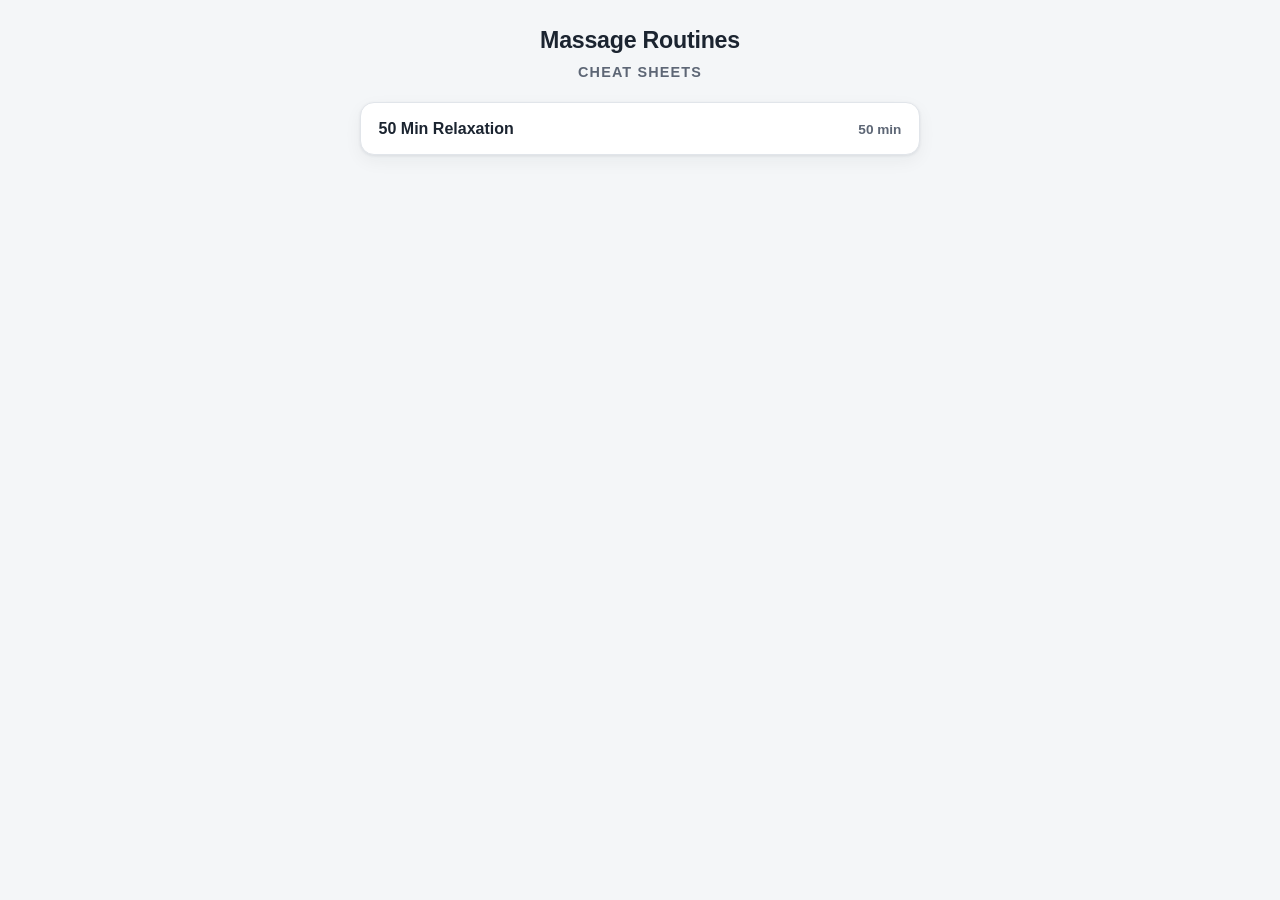
<file: massage/index.html>
<!DOCTYPE html>
<html lang="en">
<head>
  <meta charset="utf-8" />
  <meta name="viewport" content="width=device-width, initial-scale=1" />
  <meta name="theme-color" content="#2f6fbf" />
  <title>Massage Routines</title>
  <link rel="stylesheet" href="routine.css" />
  <style>
    .routine-list { list-style: none; padding: 0; margin: 0; display: grid; gap: 0.75rem; max-width: 560px; margin-inline: auto; }
    .routine-list a {
      display: flex; align-items: baseline; justify-content: space-between; gap: 0.5rem;
      background: var(--surface); border: 1px solid var(--line); border-radius: var(--radius);
      box-shadow: var(--shadow); padding: 0.9rem 1.1rem; text-decoration: none; color: var(--ink);
    }
    .routine-list a:hover { border-color: var(--accent); }
    .routine-list .name { font-weight: 700; }
    .routine-list .meta { color: var(--ink-soft); font-size: 0.85rem; font-weight: 600; }
  </style>
</head>
<body>
  <div class="wrap">
    <header class="masthead">
      <h1>Massage Routines</h1>
      <p class="subtitle">Cheat sheets</p>
    </header>
    <ul class="routine-list">
      <li>
        <a href="50minrelaxation.html">
          <span class="name">50 Min Relaxation</span>
          <span class="meta">50 min</span>
        </a>
      </li>
    </ul>
  </div>
</body>
</html>
</file>
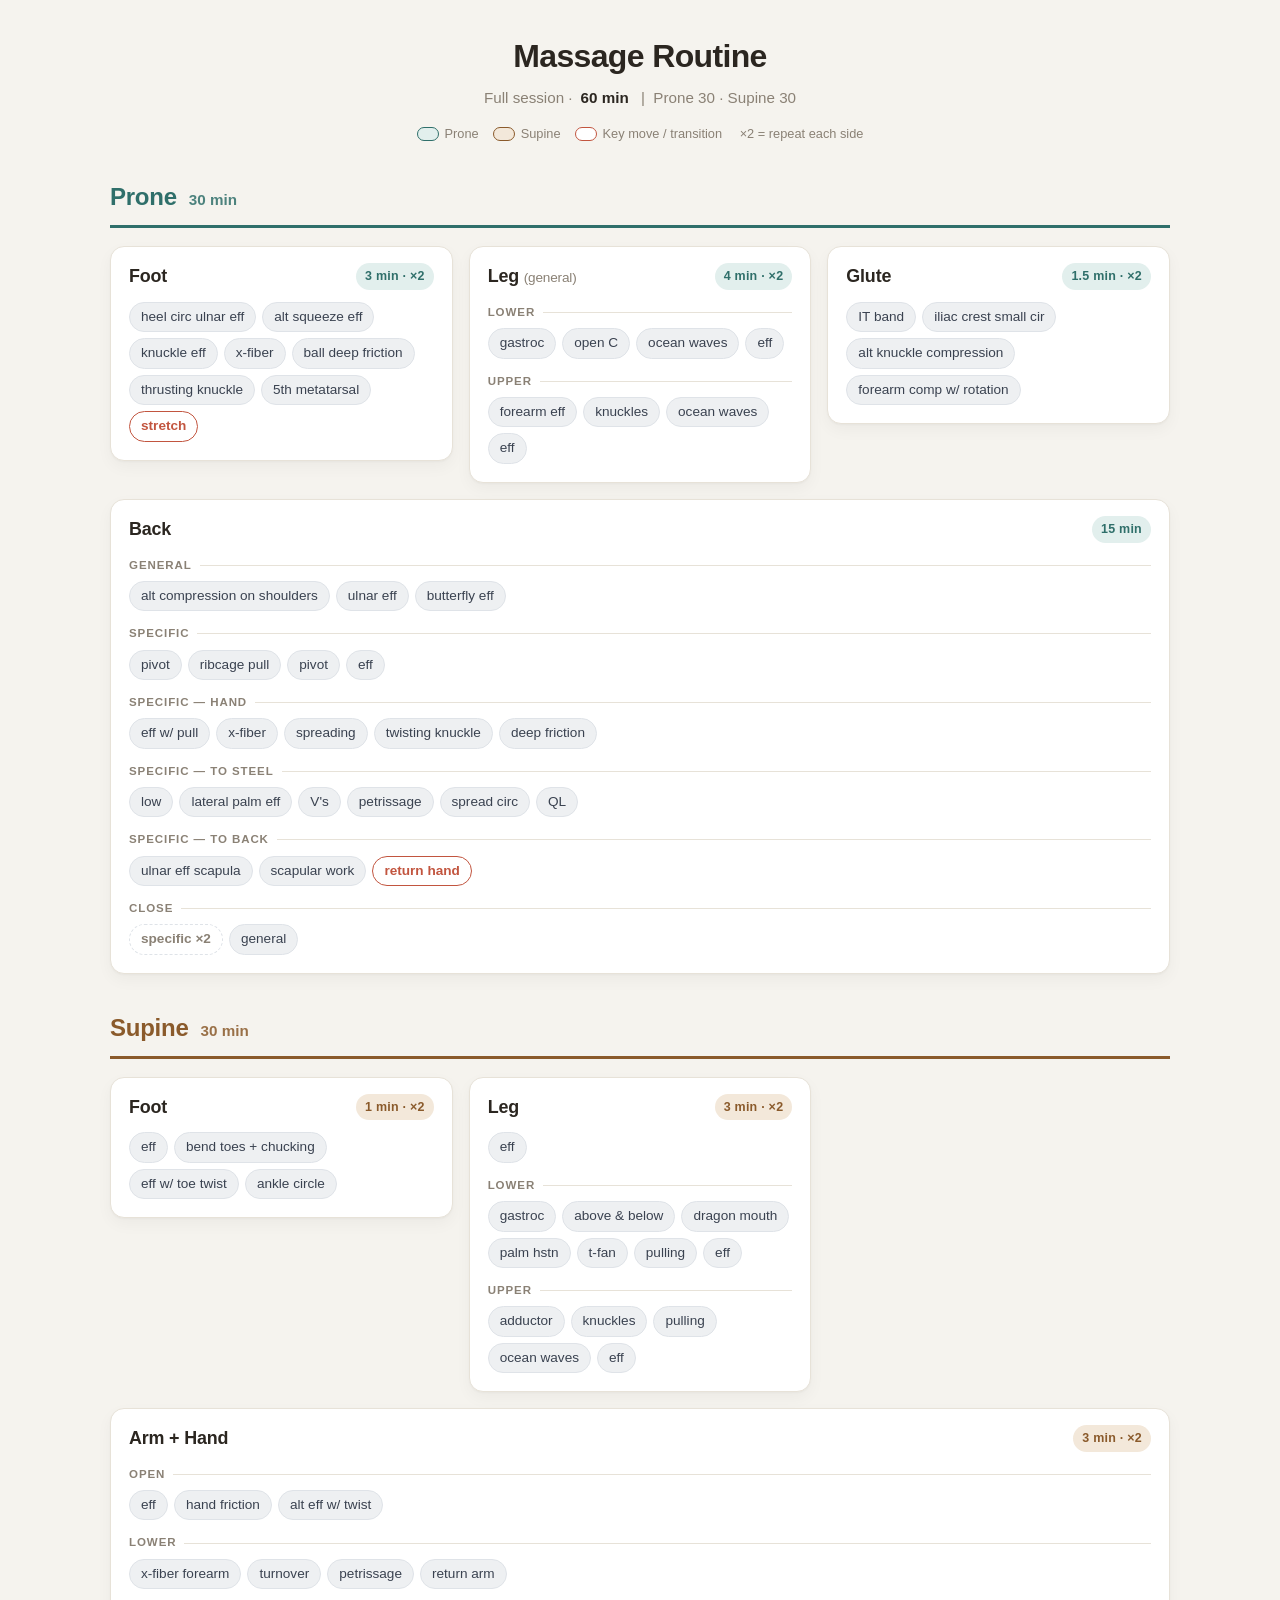
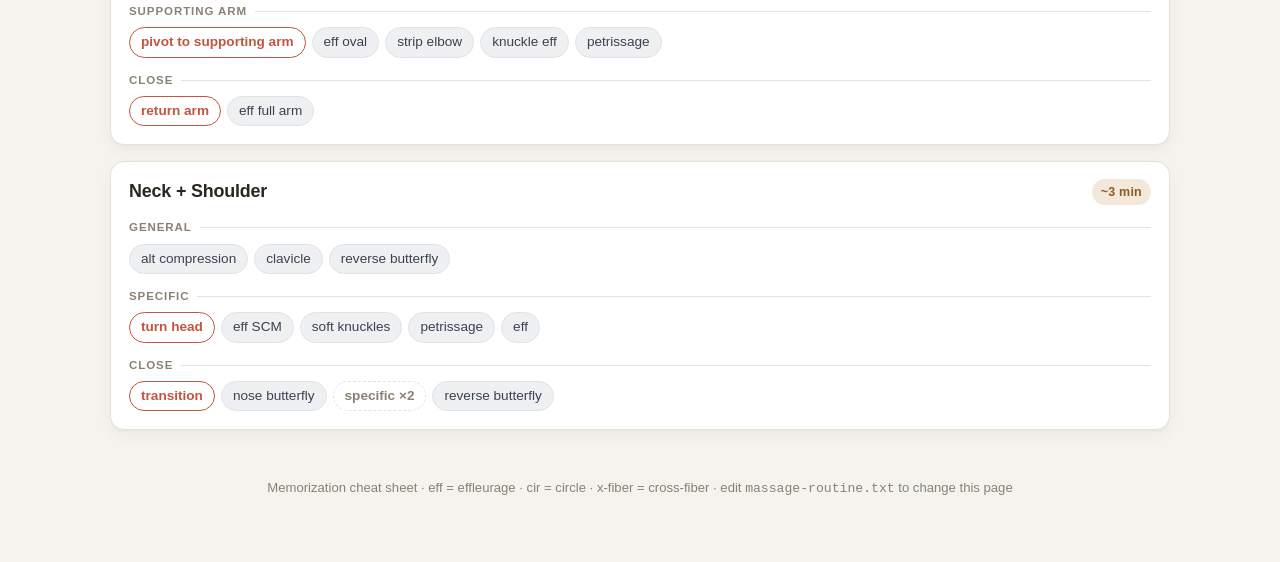
<file: massage.html>
<!DOCTYPE html>
<html lang="en">

<head>
  <meta charset="UTF-8" />
  <meta name="viewport" content="width=device-width, initial-scale=1.0" />
  <title>Massage Routine — Cheat Sheet</title>
  <style>
    :root {
      --bg: #f5f3ee;
      --card: #ffffff;
      --ink: #2b2620;
      --muted: #8a8175;
      --line: #e7e2d8;
      --prone: #2f6f6a;
      --prone-soft: #e2efed;
      --supine: #8a5a2b;
      --supine-soft: #f3e8da;
      --pill: #eef0f2;
      --pill-ink: #3a4250;
      --pill-line: #dfe3e8;
      --accent: #c2553f;
    }

    * { box-sizing: border-box; }

    body {
      margin: 0;
      background: var(--bg);
      color: var(--ink);
      font-family: -apple-system, BlinkMacSystemFont, "Segoe UI", Roboto, Helvetica, Arial, sans-serif;
      line-height: 1.5;
      -webkit-font-smoothing: antialiased;
    }

    .wrap {
      max-width: 1100px;
      margin: 0 auto;
      padding: 32px 20px 64px;
    }

    /* ---- Page header ---- */
    header.page {
      text-align: center;
      margin-bottom: 28px;
    }
    header.page h1 {
      margin: 0 0 6px;
      font-size: 2rem;
      letter-spacing: -0.02em;
    }
    header.page .total {
      display: inline-flex;
      gap: 8px;
      align-items: center;
      color: var(--muted);
      font-size: 0.95rem;
    }
    header.page .total strong { color: var(--ink); }

    /* ---- Position section ---- */
    .position {
      margin-top: 36px;
    }
    .position > .position-head {
      display: flex;
      align-items: baseline;
      gap: 12px;
      padding-bottom: 10px;
      margin-bottom: 18px;
      border-bottom: 3px solid currentColor;
    }
    .position.prone  > .position-head { color: var(--prone); }
    .position.supine > .position-head { color: var(--supine); }
    .position-head h2 {
      margin: 0;
      font-size: 1.5rem;
      letter-spacing: -0.01em;
    }
    .position-head .dur {
      font-size: 0.95rem;
      font-weight: 600;
      opacity: 0.85;
    }

    /* ---- Region cards grid ---- */
    .regions {
      display: grid;
      grid-template-columns: repeat(auto-fill, minmax(320px, 1fr));
      gap: 16px;
      align-items: start;
    }
    /* let the wide "Back" / big cards span full width */
    .card.wide { grid-column: 1 / -1; }

    .card {
      background: var(--card);
      border: 1px solid var(--line);
      border-radius: 14px;
      padding: 16px 18px 18px;
      box-shadow: 0 1px 2px rgba(0,0,0,0.03), 0 6px 16px rgba(0,0,0,0.04);
    }
    .card-head {
      display: flex;
      align-items: center;
      justify-content: space-between;
      gap: 10px;
      margin-bottom: 12px;
    }
    .card-head h3 {
      margin: 0;
      font-size: 1.12rem;
      letter-spacing: -0.01em;
    }
    .card-head h3 .note {
      font-weight: 400;
      color: var(--muted);
      font-size: 0.85rem;
    }
    .time-badge {
      flex: none;
      font-size: 0.78rem;
      font-weight: 700;
      letter-spacing: 0.02em;
      padding: 4px 9px;
      border-radius: 999px;
      white-space: nowrap;
    }
    .prone  .time-badge { background: var(--prone-soft);  color: var(--prone); }
    .supine .time-badge { background: var(--supine-soft); color: var(--supine); }

    /* ---- Sub-groups inside a card ---- */
    .group { margin-top: 14px; }
    .group:first-child { margin-top: 0; }
    .group-label {
      font-size: 0.72rem;
      font-weight: 700;
      text-transform: uppercase;
      letter-spacing: 0.08em;
      color: var(--muted);
      margin-bottom: 7px;
      display: flex;
      align-items: center;
      gap: 8px;
    }
    .group-label::after {
      content: "";
      flex: 1;
      height: 1px;
      background: var(--line);
    }

    /* ---- Stroke pills ---- */
    .strokes {
      list-style: none;
      margin: 0;
      padding: 0;
      display: flex;
      flex-wrap: wrap;
      gap: 6px;
    }
    .strokes li {
      background: var(--pill);
      color: var(--pill-ink);
      border: 1px solid var(--pill-line);
      border-radius: 999px;
      padding: 4px 11px;
      font-size: 0.85rem;
      font-weight: 500;
      white-space: nowrap;
    }
    /* emphasised pills (key moves / transitions) */
    .strokes li.key {
      background: #fff;
      border-color: var(--accent);
      color: var(--accent);
      font-weight: 600;
    }
    /* repeat / counter notation pill */
    .strokes li.rep {
      background: transparent;
      border-style: dashed;
      color: var(--muted);
      font-weight: 600;
    }

    footer.page {
      margin-top: 48px;
      text-align: center;
      color: var(--muted);
      font-size: 0.82rem;
    }

    /* ---- Legend ---- */
    .legend {
      display: flex;
      flex-wrap: wrap;
      gap: 14px;
      justify-content: center;
      margin-top: 14px;
      font-size: 0.8rem;
      color: var(--muted);
    }
    .legend span { display: inline-flex; align-items: center; gap: 6px; }
    .swatch {
      width: 22px; height: 14px; border-radius: 999px; display: inline-block;
      border: 1px solid var(--pill-line);
    }
    .swatch.prone  { background: var(--prone-soft); border-color: var(--prone); }
    .swatch.supine { background: var(--supine-soft); border-color: var(--supine); }
    .swatch.key    { background: #fff; border-color: var(--accent); }

    /* ---- Load / error states ---- */
    .notice {
      background: var(--card);
      border: 1px solid var(--line);
      border-left: 4px solid var(--accent);
      border-radius: 10px;
      padding: 16px 18px;
      margin-top: 24px;
      color: var(--ink);
    }
    .notice code {
      background: var(--pill);
      border: 1px solid var(--pill-line);
      border-radius: 5px;
      padding: 1px 5px;
      font-size: 0.9em;
    }

    @media print {
      body { background: #fff; }
      .card { box-shadow: none; break-inside: avoid; }
      .position { break-inside: avoid; }
    }
  </style>
</head>

<body>
  <div class="wrap">

    <header class="page">
      <h1>Massage Routine</h1>
      <div class="total">Full session · <strong>60 min</strong> &nbsp;|&nbsp; Prone 30 · Supine 30</div>
      <div class="legend">
        <span><span class="swatch prone"></span> Prone</span>
        <span><span class="swatch supine"></span> Supine</span>
        <span><span class="swatch key"></span> Key move / transition</span>
        <span>&nbsp;×2 = repeat each side</span>
      </div>
    </header>

    <!-- Content is generated from massage-routine.txt -->
    <div id="routine">
      <div class="notice">Loading routine…</div>
    </div>

    <footer class="page">
      Memorization cheat sheet · eff = effleurage · cir = circle · x-fiber = cross-fiber ·
      edit <code>massage-routine.txt</code> to change this page
    </footer>

  </div>

  <script>
    // ---- Parse the editable text file into a routine structure ----
    function parseRoutine(text) {
      const positions = [];
      let pos = null, region = null;

      text.split(/\r?\n/).forEach(function (raw) {
        const t = raw.trim();
        if (t === '' || t.startsWith('//')) return;

        if (t.startsWith('##')) {                       // region
          const [name, time] = splitPipe(t.slice(2));
          region = { name: name, time: time, intro: [], groups: [] };
          if (pos) pos.regions.push(region);
        } else if (t.startsWith('#')) {                 // position
          const [name, dur] = splitPipe(t.slice(1));
          pos = { name: name, dur: dur, regions: [] };
          positions.push(pos);
        } else if (region) {                            // strokes line
          const ci = t.indexOf(':');
          if (ci > 0 && t.slice(0, ci).indexOf(',') === -1) {
            region.groups.push({
              label: t.slice(0, ci).trim(),
              strokes: parseStrokes(t.slice(ci + 1))
            });
          } else {
            region.intro = region.intro.concat(parseStrokes(t));
          }
        }
      });
      return positions;
    }

    function splitPipe(s) {
      const i = s.indexOf('|');
      return i === -1
        ? [s.trim(), '']
        : [s.slice(0, i).trim(), s.slice(i + 1).trim()];
    }

    function parseStrokes(s) {
      return s.split(',').map(function (raw) {
        let txt = raw.trim();
        let type = 'normal';
        if (txt.startsWith('*')) { type = 'key'; txt = txt.slice(1).trim(); }
        else if (txt.startsWith('~')) { type = 'rep'; txt = txt.slice(1).trim(); }
        return { text: txt, type: type };
      }).filter(function (st) { return st.text !== ''; });
    }

    // ---- Render ----
    function esc(s) {
      return s.replace(/[&<>"]/g, function (c) {
        return { '&': '&amp;', '<': '&lt;', '>': '&gt;', '"': '&quot;' }[c];
      });
    }

    function fmtName(name) {
      // show "(...)" notes small & grey
      return esc(name).replace(/\(([^)]*)\)/,
        '<span class="note">($1)</span>');
    }

    function strokeList(strokes) {
      if (!strokes.length) return '';
      const items = strokes.map(function (st) {
        const cls = st.type === 'key' ? ' class="key"'
          : st.type === 'rep' ? ' class="rep"' : '';
        return '<li' + cls + '>' + esc(st.text) + '</li>';
      }).join('');
      return '<ul class="strokes">' + items + '</ul>';
    }

    function renderRegion(r) {
      const wide = r.groups.length >= 3 ? ' wide' : '';
      const badge = r.time
        ? '<span class="time-badge">' + esc(r.time) + '</span>' : '';
      let body = strokeList(r.intro);
      r.groups.forEach(function (g) {
        body += '<div class="group"><div class="group-label">' +
          esc(g.label) + '</div>' + strokeList(g.strokes) + '</div>';
      });
      return '<div class="card' + wide + '">' +
        '<div class="card-head"><h3>' + fmtName(r.name) + '</h3>' + badge + '</div>' +
        body + '</div>';
    }

    function renderRoutine(positions) {
      return positions.map(function (p, i) {
        const cls = i % 2 === 0 ? 'prone' : 'supine';
        const dur = p.dur ? '<span class="dur">' + esc(p.dur) + '</span>' : '';
        const cards = p.regions.map(renderRegion).join('');
        return '<section class="position ' + cls + '">' +
          '<div class="position-head"><h2>' + esc(p.name) + '</h2>' + dur + '</div>' +
          '<div class="regions">' + cards + '</div></section>';
      }).join('');
    }

    // ---- Load the data file ----
    fetch('massage-routine.txt?v=' + Date.now(), { cache: 'no-store' })
      .then(function (res) {
        if (!res.ok) throw new Error('HTTP ' + res.status);
        return res.text();
      })
      .then(function (text) {
        const positions = parseRoutine(text);
        document.getElementById('routine').innerHTML = renderRoutine(positions);
      })
      .catch(function (err) {
        document.getElementById('routine').innerHTML =
          '<div class="notice"><strong>Couldn\'t load <code>massage-routine.txt</code>.</strong><br>' +
          esc(String(err)) +
          '<br><br>This page reads the routine from that file over the network, ' +
          'so view it through the published site (or a local web server) rather than ' +
          'opening the HTML directly from disk.</div>';
      });
  </script>
</body>

</html>
</file>
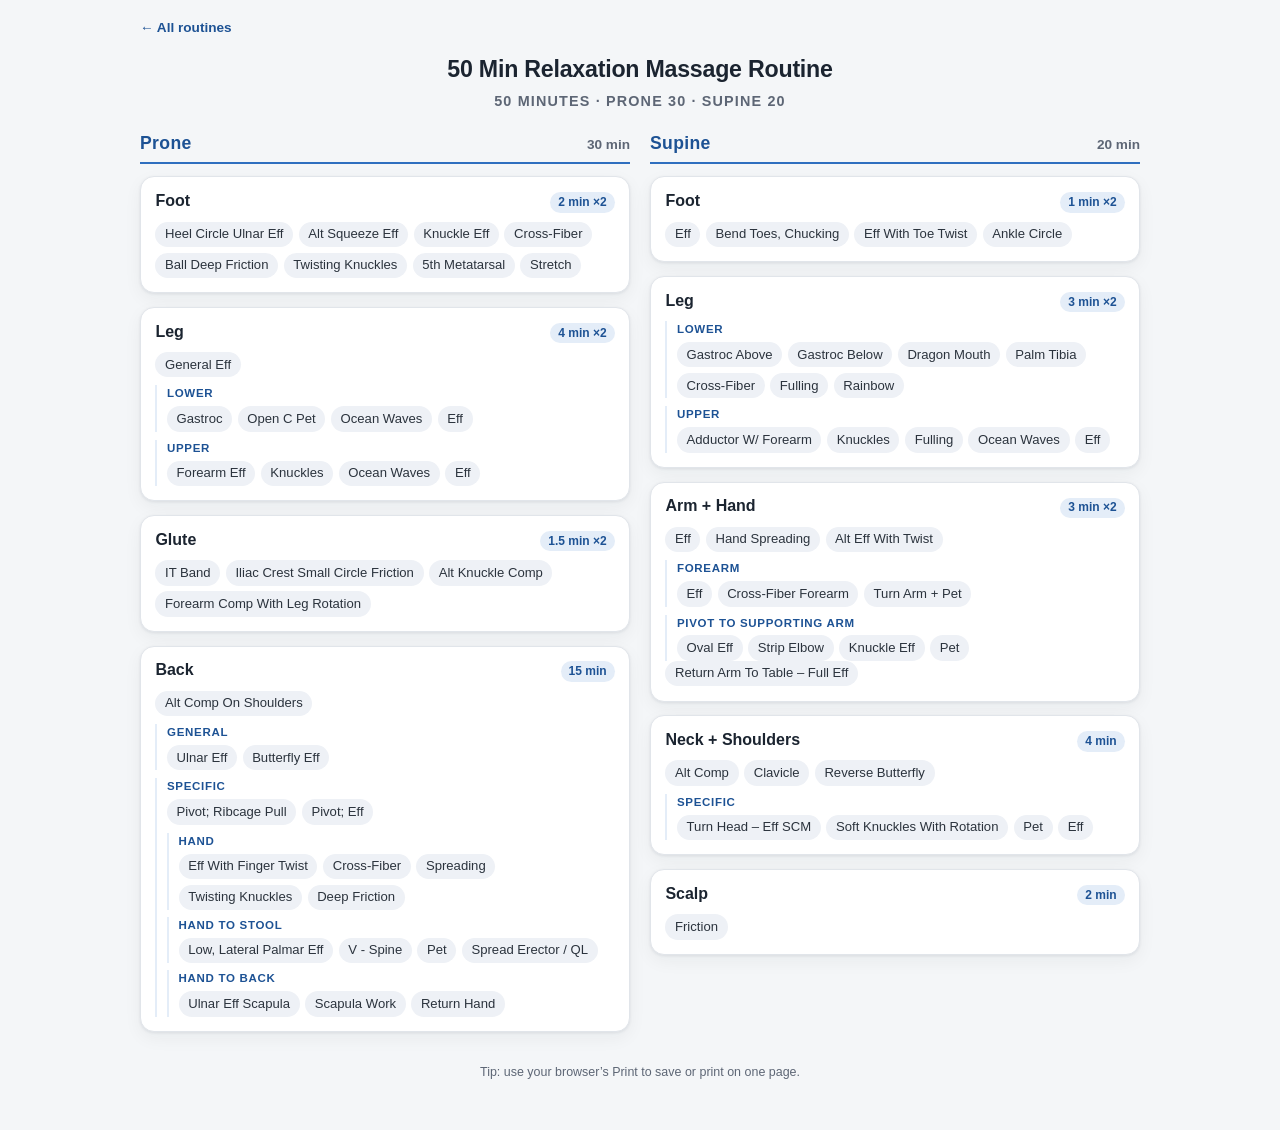
<file: massage/50minrelaxation.html>
<!DOCTYPE html>
<html lang="en">
<head>
  <meta charset="utf-8" />
  <meta name="viewport" content="width=device-width, initial-scale=1" />
  <meta name="theme-color" content="#2f6fbf" />
  <title>50 Min Relaxation Massage Routine</title>
  <link rel="stylesheet" href="routine.css" />
</head>
<body>
  <div class="wrap">
    <a class="back-link" href="index.html">&larr; All routines</a>
    <header class="masthead">
      <h1 data-title>50 Min Relaxation Massage Routine</h1>
      <p class="subtitle" data-subtitle>50 minutes &middot; Prone 30 &middot; Supine 20</p>
    </header>
    <main class="routine" id="routine"></main>
  </div>
  <footer class="note">Tip: use your browser&rsquo;s Print to save or print on one page.</footer>

  <script src="routine.js"></script>
  <script>
    const routine = {
      title: "50 Min Relaxation Massage Routine",
      subtitle: "50 minutes · Prone 30 · Supine 20",
      positions: [
        {
          name: "Prone",
          time: "30 min",
          regions: [
            {
              name: "Foot",
              time: "2 min ×2",
              items: [
                "Heel Circle Ulnar Eff",
                "Alt Squeeze Eff",
                "Knuckle Eff",
                "Cross-Fiber",
                "Ball Deep Friction",
                "Twisting Knuckles",
                "5th Metatarsal",
                "Stretch"
              ]
            },
            {
              name: "Leg",
              time: "4 min ×2",
              items: [
                "General Eff",
                { group: "Lower", items: ["Gastroc", "Open C Pet", "Ocean Waves", "Eff"] },
                { group: "Upper", items: ["Forearm Eff", "Knuckles", "Ocean Waves", "Eff"] }
              ]
            },
            {
              name: "Glute",
              time: "1.5 min ×2",
              items: [
                "IT Band",
                "Iliac Crest Small Circle Friction",
                "Alt Knuckle Comp",
                "Forearm Comp With Leg Rotation"
              ]
            },
            {
              name: "Back",
              time: "15 min",
              items: [
                "Alt Comp On Shoulders",
                { group: "General", items: ["Ulnar Eff", "Butterfly Eff"] },
                {
                  group: "Specific",
                  items: [
                    "Pivot; Ribcage Pull",
                    "Pivot; Eff",
                    { group: "Hand", items: ["Eff With Finger Twist", "Cross-Fiber", "Spreading", "Twisting Knuckles", "Deep Friction"] },
                    { group: "Hand to stool", items: ["Low, Lateral Palmar Eff", "V - Spine", "Pet", "Spread Erector / QL"] },
                    { group: "Hand to back", items: ["Ulnar Eff Scapula", "Scapula Work", "Return Hand"] }
                  ]
                }
              ]
            }
          ]
        },
        {
          name: "Supine",
          time: "20 min",
          regions: [
            {
              name: "Foot",
              time: "1 min ×2",
              items: [
                "Eff",
                "Bend Toes, Chucking",
                "Eff With Toe Twist",
                "Ankle Circle"
              ]
            },
            {
              name: "Leg",
              time: "3 min ×2",
              items: [
                { group: "Lower", items: ["Gastroc Above", "Gastroc Below", "Dragon Mouth", "Palm Tibia", "Cross-Fiber", "Fulling", "Rainbow"] },
                { group: "Upper", items: ["Adductor W/ Forearm", "Knuckles", "Fulling", "Ocean Waves", "Eff"] }
              ]
            },
            {
              name: "Arm + Hand",
              time: "3 min ×2",
              items: [
                "Eff",
                "Hand Spreading",
                "Alt Eff With Twist",
                { group: "Forearm", items: ["Eff", "Cross-Fiber Forearm", "Turn Arm + Pet"] },
                { group: "Pivot to supporting arm", items: ["Oval Eff", "Strip Elbow", "Knuckle Eff", "Pet"] },
                "Return Arm To Table – Full Eff"
              ]
            },
            {
              name: "Neck + Shoulders",
              time: "4 min",
              items: [
                "Alt Comp",
                "Clavicle",
                "Reverse Butterfly",
                { group: "Specific", items: ["Turn Head – Eff SCM", "Soft Knuckles With Rotation", "Pet", "Eff"] }
              ]
            },
            {
              name: "Scalp",
              time: "2 min",
              items: ["Friction"]
            }
          ]
        }
      ]
    };
    renderRoutine(routine);
  </script>
</body>
</html>
</file>
<file: massage/routine.css>
/* =========================================================================
   Massage routine cheat sheet — shared template styles
   Phone-first study layout that reflows to a single 8.5x11 print page.
   Dark mode follows the device setting automatically (no controls).
   ========================================================================= */

:root {
  --bg: #f4f6f8;
  --surface: #ffffff;
  --ink: #1b2430;
  --ink-soft: #5d6675;
  --accent: #2f6fbf;
  --accent-soft: #e4edf8;
  --accent-ink: #1d5294;
  --line: #e1e5ea;
  --pill-bg: #eef1f6;
  --pill-ink: #2b333d;
  --radius: 14px;
  --shadow: 0 1px 3px rgba(20, 30, 45, 0.08), 0 6px 18px rgba(20, 30, 45, 0.05);
}

@media (prefers-color-scheme: dark) {
  :root {
    --bg: #0f1318;
    --surface: #1b2128;
    --ink: #e7ebf0;
    --ink-soft: #9aa3b0;
    --accent: #5fa3e0;
    --accent-soft: #1f2f40;
    --accent-ink: #8fc2ea;
    --line: #2c333d;
    --pill-bg: #28303a;
    --pill-ink: #d7dee6;
    --shadow: none;
  }
}

* { box-sizing: border-box; }

html { -webkit-text-size-adjust: 100%; }

body {
  margin: 0;
  padding: 1rem 1rem 3rem;
  background: var(--bg);
  color: var(--ink);
  font-family: -apple-system, BlinkMacSystemFont, "Segoe UI", Roboto, Helvetica,
    Arial, sans-serif;
  line-height: 1.4;
  -webkit-font-smoothing: antialiased;
}

.wrap { max-width: 1000px; margin: 0 auto; }

/* ---- Masthead ---------------------------------------------------------- */
.masthead { text-align: center; margin: 0.5rem 0 1.25rem; }

.masthead h1 {
  margin: 0;
  font-size: 1.45rem;
  letter-spacing: -0.01em;
}

.masthead .subtitle {
  margin: 0.35rem 0 0;
  color: var(--ink-soft);
  font-size: 0.9rem;
  font-weight: 600;
  text-transform: uppercase;
  letter-spacing: 0.08em;
}

.back-link {
  display: inline-block;
  margin-bottom: 0.5rem;
  color: var(--accent-ink);
  text-decoration: none;
  font-size: 0.85rem;
  font-weight: 600;
}
.back-link:hover { text-decoration: underline; }

/* ---- Positions / regions grid ------------------------------------------ */
.routine { display: grid; gap: 1.25rem; }

@media (min-width: 820px) {
  .routine { grid-template-columns: 1fr 1fr; align-items: start; }
}

.position { min-width: 0; }

.position__head {
  display: flex;
  align-items: baseline;
  justify-content: space-between;
  gap: 0.5rem;
  margin: 0 0 0.75rem;
  padding-bottom: 0.4rem;
  border-bottom: 2px solid var(--accent);
}
.position__head .name {
  font-size: 1.1rem;
  font-weight: 700;
  color: var(--accent-ink);
  letter-spacing: 0.02em;
}
.position__head .time {
  font-size: 0.85rem;
  font-weight: 600;
  color: var(--ink-soft);
}

.regions { display: grid; gap: 0.85rem; }

/* ---- Region card ------------------------------------------------------- */
.region {
  background: var(--surface);
  border: 1px solid var(--line);
  border-radius: var(--radius);
  box-shadow: var(--shadow);
  padding: 0.8rem 0.9rem 0.9rem;
  break-inside: avoid;
}

.region__head {
  display: flex;
  align-items: baseline;
  gap: 0.5rem;
  margin-bottom: 0.55rem;
}
.region__head .name {
  font-size: 1rem;
  font-weight: 700;
}
.region__head .time {
  margin-left: auto;
  font-size: 0.75rem;
  font-weight: 600;
  color: var(--accent-ink);
  background: var(--accent-soft);
  padding: 0.12rem 0.5rem;
  border-radius: 999px;
  white-space: nowrap;
}

/* ---- Pills (the steps) ------------------------------------------------- */
.pills {
  display: flex;
  flex-wrap: wrap;
  gap: 0.35rem;
  margin: 0;
}
.pill {
  display: inline-flex;
  align-items: center;
  background: var(--pill-bg);
  color: var(--pill-ink);
  font-size: 0.82rem;
  font-weight: 500;
  padding: 0.28rem 0.6rem;
  border-radius: 999px;
  line-height: 1.25;
}

/* ---- Sub-groups (Lower / Upper / Specific / Hand ...) ------------------ */
.subgroup {
  margin-top: 0.5rem;
  padding-left: 0.6rem;
  border-left: 2px solid var(--accent-soft);
}
.subgroup > .subgroup { margin-top: 0.45rem; }

.subgroup__label {
  display: block;
  font-size: 0.72rem;
  font-weight: 700;
  text-transform: uppercase;
  letter-spacing: 0.06em;
  color: var(--accent-ink);
  margin-bottom: 0.3rem;
}

.region__head + .pills,
.subgroup__label + .pills { margin-bottom: 0; }

.region > .pills + .subgroup,
.subgroup .pills + .subgroup { margin-top: 0.5rem; }

footer.note {
  max-width: 1000px;
  margin: 2rem auto 0;
  color: var(--ink-soft);
  font-size: 0.78rem;
  text-align: center;
}

/* ---- Larger, more readable text on phones -------------------------------
   Bumps the on-screen study sizes ~2pt. Desktop (>=820px) and print keep
   their own sizes, so this only affects small screens. */
@media (max-width: 819px) {
  .masthead h1 { font-size: 1.75rem; }
  .position__head .name { font-size: 1.35rem; }
  .position__head .time { font-size: 1.05rem; }
  .region__head .name { font-size: 1.25rem; }
  .region__head .time { font-size: 0.92rem; }
  .pill { font-size: 1.08rem; padding: 0.4rem 0.74rem; }
  .subgroup__label { font-size: 0.9rem; }
}

/* =========================================================================
   PRINT — condense to a single 8.5x11 sheet.
   ========================================================================= */
@media print {
  @page { size: letter landscape; margin: 0.4in; }

  /* Force the light-grey tag backgrounds to render when printing. */
  body, .pill, .region, .region__head .time {
    -webkit-print-color-adjust: exact;
    print-color-adjust: exact;
  }

  :root {
    --surface: #ffffff;
    --bg: #ffffff;
    --ink: #000;
    --ink-soft: #333;
    --line: #bbb;
    --pill-bg: #eee;
    --pill-ink: #000;
    --accent: #000;
    --accent-ink: #000;
    --accent-soft: #eee;
    --shadow: none;
  }

  body { padding: 0; font-size: 10pt; line-height: 1.25; }
  .back-link, footer.note { display: none; }

  .masthead { margin: 0 0 0.35rem; }
  .masthead h1 { font-size: 16pt; }
  .masthead .subtitle { font-size: 9pt; margin-top: 0.1rem; }

  .routine { grid-template-columns: 1fr 1fr; gap: 0.6rem; }
  .position__head { margin-bottom: 0.3rem; padding-bottom: 0.15rem; border-bottom-width: 2px; }
  .position__head .name { font-size: 12pt; }
  .position__head .time { font-size: 9.5pt; }

  .regions { gap: 0.42rem; }
  .region {
    border-radius: 8px;
    padding: 0.36rem 0.5rem 0.44rem;
    box-shadow: none;
  }
  .region__head { margin-bottom: 0.28rem; }
  .region__head .name { font-size: 11pt; }
  .region__head .time { font-size: 8pt; padding: 0.05rem 0.4rem; }

  .pills { gap: 0.22rem; }
  .pill { font-size: 8.3pt; padding: 0.1rem 0.4rem; }

  .subgroup { margin-top: 0.3rem; padding-left: 0.46rem; }
  .subgroup__label { font-size: 7.5pt; margin-bottom: 0.16rem; }
}
</file>
